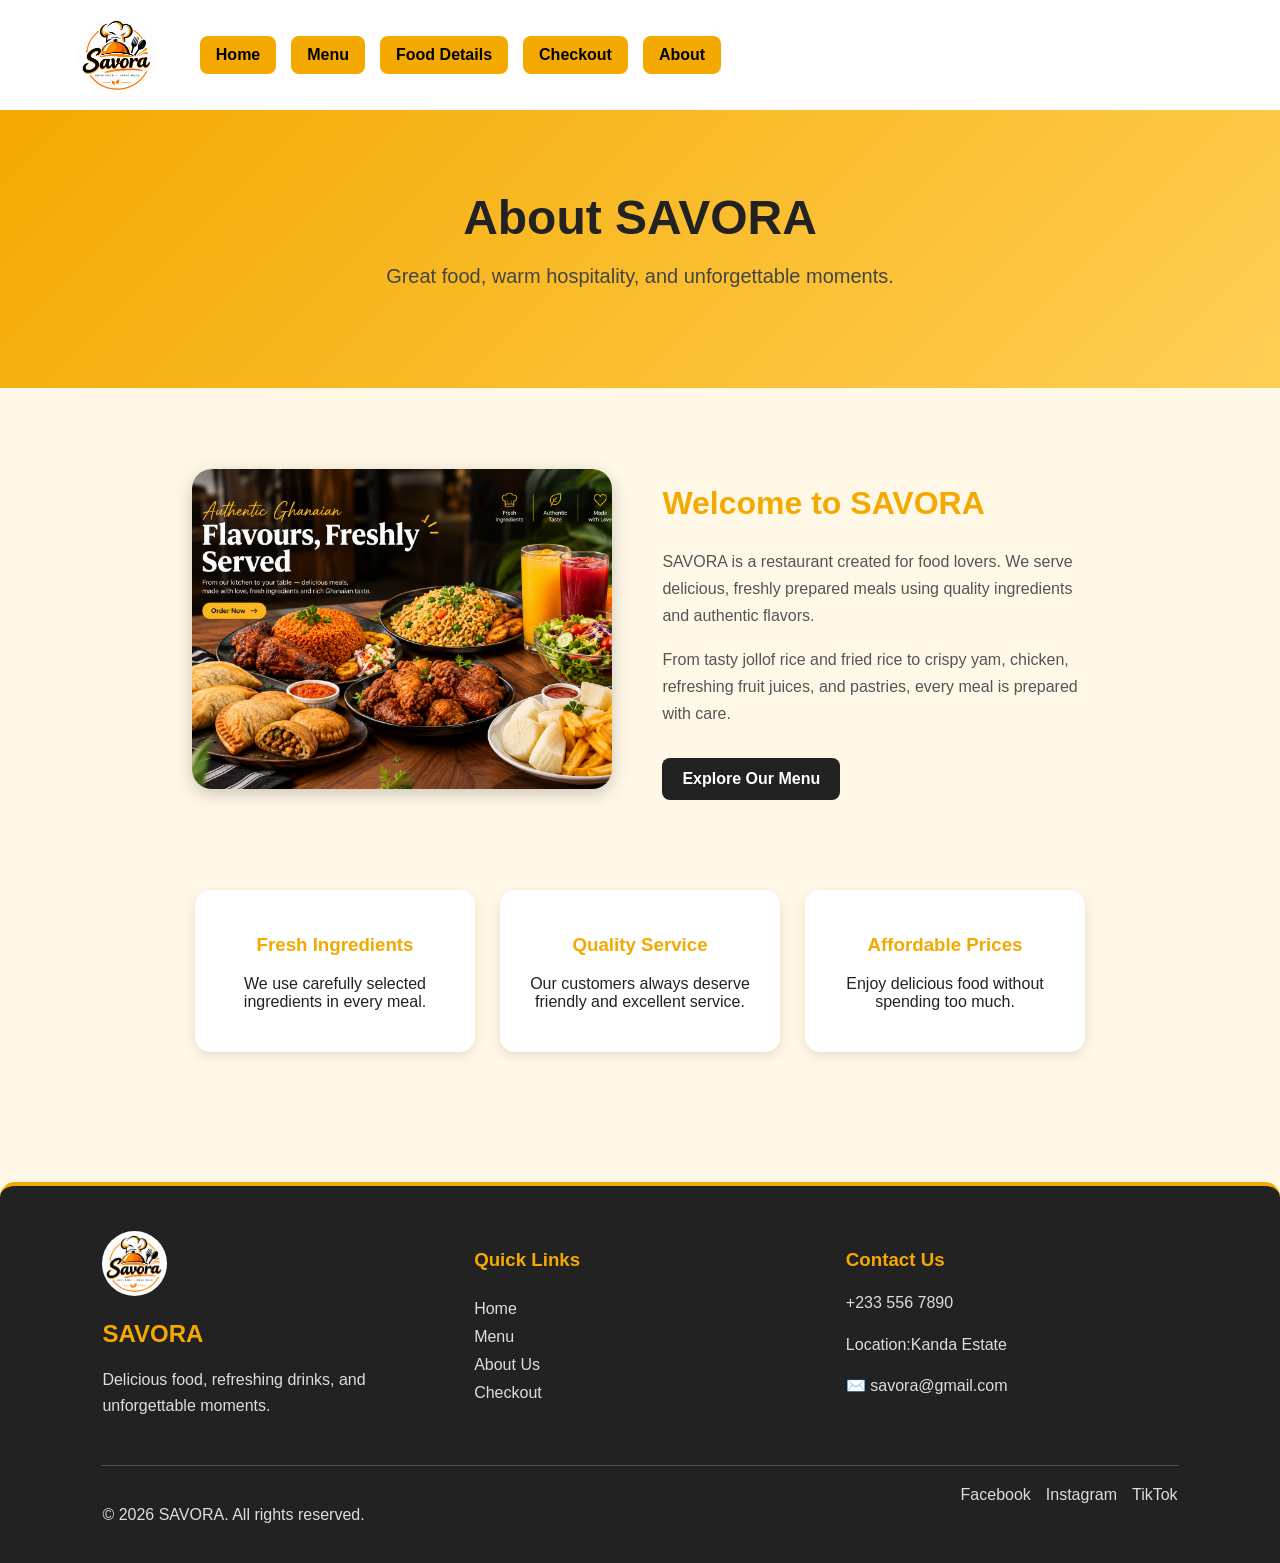
<file: pages/about.html>
<!DOCTYPE html>
<html lang="en">
<head>
    <meta charset="UTF-8">
    <meta name="viewport" content="width=device-width, initial-scale=1.0">
    <title>About Us | SAVORA</title>
    <link rel="stylesheet" href="../src/style.css">
</head>
<body>

<header class="header">
    <img src="../images/rest.logo.png" alt="SAVORA logo" class="logo">
    <button class="menu-toggle" aria-label="Open navigation">☰</button>

    <nav class="navbar">
        <a href="../index.html">Home</a>
        <a href="menu.html">Menu</a>
        <a href="fooddetails.html">Food Details</a>
        <a href="checkout.html">Checkout</a>
        <a href="about.html">About</a>
    </nav>
</header>

<main class="about-page">
    <section class="about-hero">
        <div>
            <h1>About SAVORA</h1>
            <p>Great food, warm hospitality, and unforgettable moments.</p>
        </div>
    </section>

    <section class="about-content">
        <img src="../images/foods.png" alt="Delicious SAVORA food">

        <div class="about-text">
            <h2>Welcome to SAVORA</h2>
            <p>
                SAVORA is a restaurant created for food lovers. We serve delicious,
                freshly prepared meals using quality ingredients and authentic flavors.
            </p>
            <p>
                From tasty jollof rice and fried rice to crispy yam, chicken,
                refreshing fruit juices, and pastries, every meal is prepared with care.
            </p>
            <a href="menu.html" class="about-button">Explore Our Menu</a>
        </div>
    </section>

    <section class="about-values">
        <div>
            <h3>Fresh Ingredients</h3>
            <p>We use carefully selected ingredients in every meal.</p>
        </div>

        <div>
            <h3>Quality Service</h3>
            <p>Our customers always deserve friendly and excellent service.</p>
        </div>

        <div>
            <h3>Affordable Prices</h3>
            <p>Enjoy delicious food without spending too much.</p>
        </div>
    </section>
</main>
<footer class="site-footer">
    <div class="footer-content">
        <div class="footer-brand">
            <img src="../images/rest.logo.png" alt="SAVORA logo">
            <h2>SAVORA</h2>
            <p>Delicious food, refreshing drinks, and unforgettable moments.</p>
        </div>

        <div class="footer-links">
            <h3>Quick Links</h3>
            <a href="index.html">Home</a>
            <a href="pages/menu.html">Menu</a>
            <a href="pages/about.html">About Us</a>
            <a href="pages/checkout.html">Checkout</a>
        </div>

        <div class="footer-contact">
            <h3>Contact Us</h3>
            <p> +233 556 7890</p>
            <p> Location:Kanda Estate</p>
            <p>✉️ savora@gmail.com</p>
        </div>
    </div>

    <div class="footer-bottom">
        <p>&copy; 2026 SAVORA. All rights reserved.</p>
        <div class="social-links">
            <a href="#">Facebook</a>
            <a href="#">Instagram</a>
            <a href="#">TikTok</a>
        </div>
    </div>
</footer>
    <script src="/src/script.js"></script>
</body>
</html>


<script src="../src/script.js"></script>
</body>
</html>
</file>
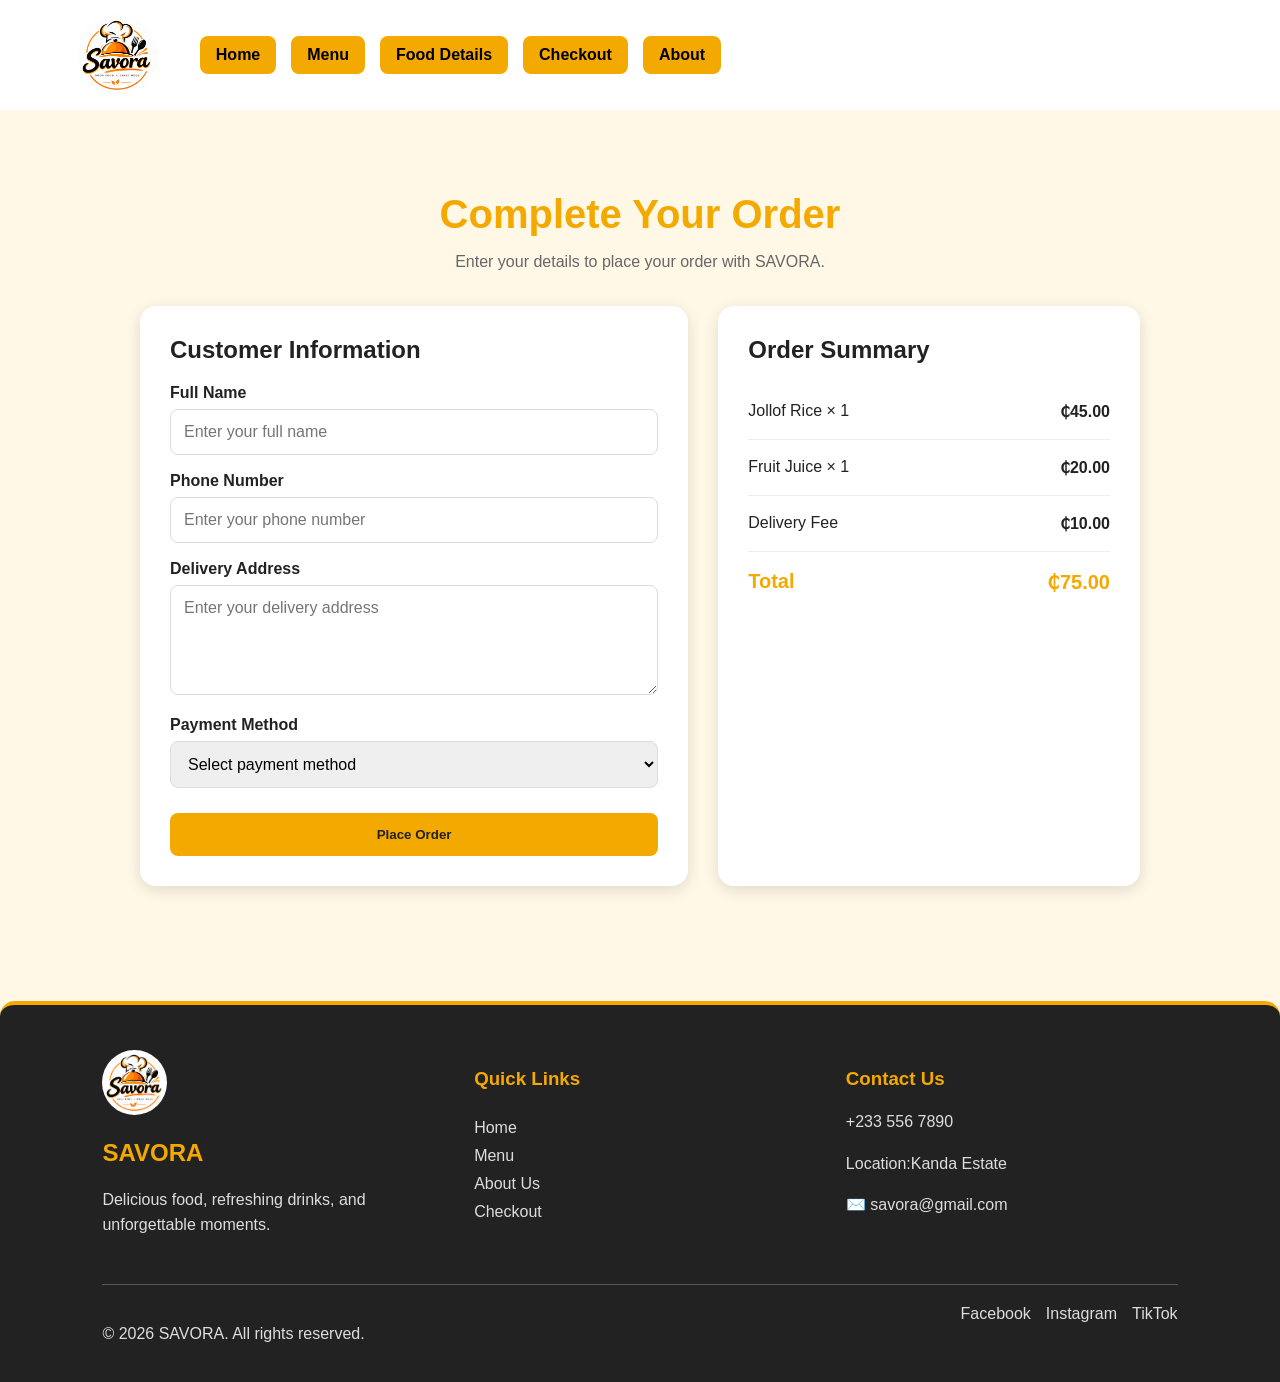
<file: pages/checkout.html>
<!DOCTYPE html>
<html lang="en">
<head>
    <meta charset="UTF-8">
    <meta name="viewport" content="width=device-width, initial-scale=1.0">
    <title>Checkout | SAVORA</title>
    <link rel="stylesheet" href="../src/style.css">
</head>
<body>
    <header class="header">
        <img src="../images/rest.logo.png" alt="SAVORA logo" class="logo">

        <button class="menu-toggle" aria-label="Open navigation">☰</button>

        <nav class="navbar">
            <a href="../index.html">Home</a>
            <a href="menu.html">Menu</a>
            <a href="fooddetails.html">Food Details</a>
            <a href="checkout.html">Checkout</a>
            <a href="about.html">About</a>
        </nav>
    </header>

    <main class="checkout-page">
        <h1>Complete Your Order</h1>
        <p class="checkout-intro">Enter your details to place your order with SAVORA.</p>

        <div class="checkout-container">
            <form class="checkout-form">
                <h2>Customer Information</h2>

                <label for="name">Full Name</label>
                <input type="text" id="name" name="name" placeholder="Enter your full name" required>

                <label for="phone">Phone Number</label>
                <input type="tel" id="phone" name="phone" placeholder="Enter your phone number" required>

                <label for="address">Delivery Address</label>
                <textarea id="address" name="address" placeholder="Enter your delivery address" required></textarea>

                <label for="payment">Payment Method</label>
                <select id="payment" name="payment" required>
                    <option value="">Select payment method</option>
                    <option value="cash">Cash on Delivery</option>
                    <option value="mobile-money">Mobile Money</option>
                    <option value="card">Card Payment</option>
                </select>

                <button type="submit" class="checkout-button">
                    Place Order
                </button>
            </form>

            <section class="order-summary">
                <h2>Order Summary</h2>

                <div class="summary-item">
                    <span>Jollof Rice × 1</span>
                    <strong>₵45.00</strong>
                </div>

                <div class="summary-item">
                    <span>Fruit Juice × 1</span>
                    <strong>₵20.00</strong>
                </div>

                <div class="summary-item">
                    <span>Delivery Fee</span>
                    <strong>₵10.00</strong>
                </div>

                <div class="summary-total">
                    <span>Total</span>
                    <strong>₵75.00</strong>
                </div>
            </section>
        </div>
    </main>

     <footer class="site-footer">
    <div class="footer-content">
        <div class="footer-brand">
            <img src="../images/rest.logo.png" alt="SAVORA logo">
            <h2>SAVORA</h2>
            <p>Delicious food, refreshing drinks, and unforgettable moments.</p>
        </div>

        <div class="footer-links">
            <h3>Quick Links</h3>
            <a href="index.html">Home</a>
            <a href="pages/menu.html">Menu</a>
            <a href="pages/about.html">About Us</a>
            <a href="pages/checkout.html">Checkout</a>
        </div>
 <div class="footer-contact">
            <h3>Contact Us</h3>
            <p> +233 556 7890</p>
            <p> Location:Kanda Estate</p>
            <p>✉️ savora@gmail.com</p>
        </div>
    </div>

    <div class="footer-bottom">
        <p>&copy; 2026 SAVORA. All rights reserved.</p>
        <div class="social-links">
            <a href="#">Facebook</a>
            <a href="#">Instagram</a>
            <a href="#">TikTok</a>
        </div>
    </div>
</footer>

    <script src="../src/script.js"></script>
</body>
</html>
</file>
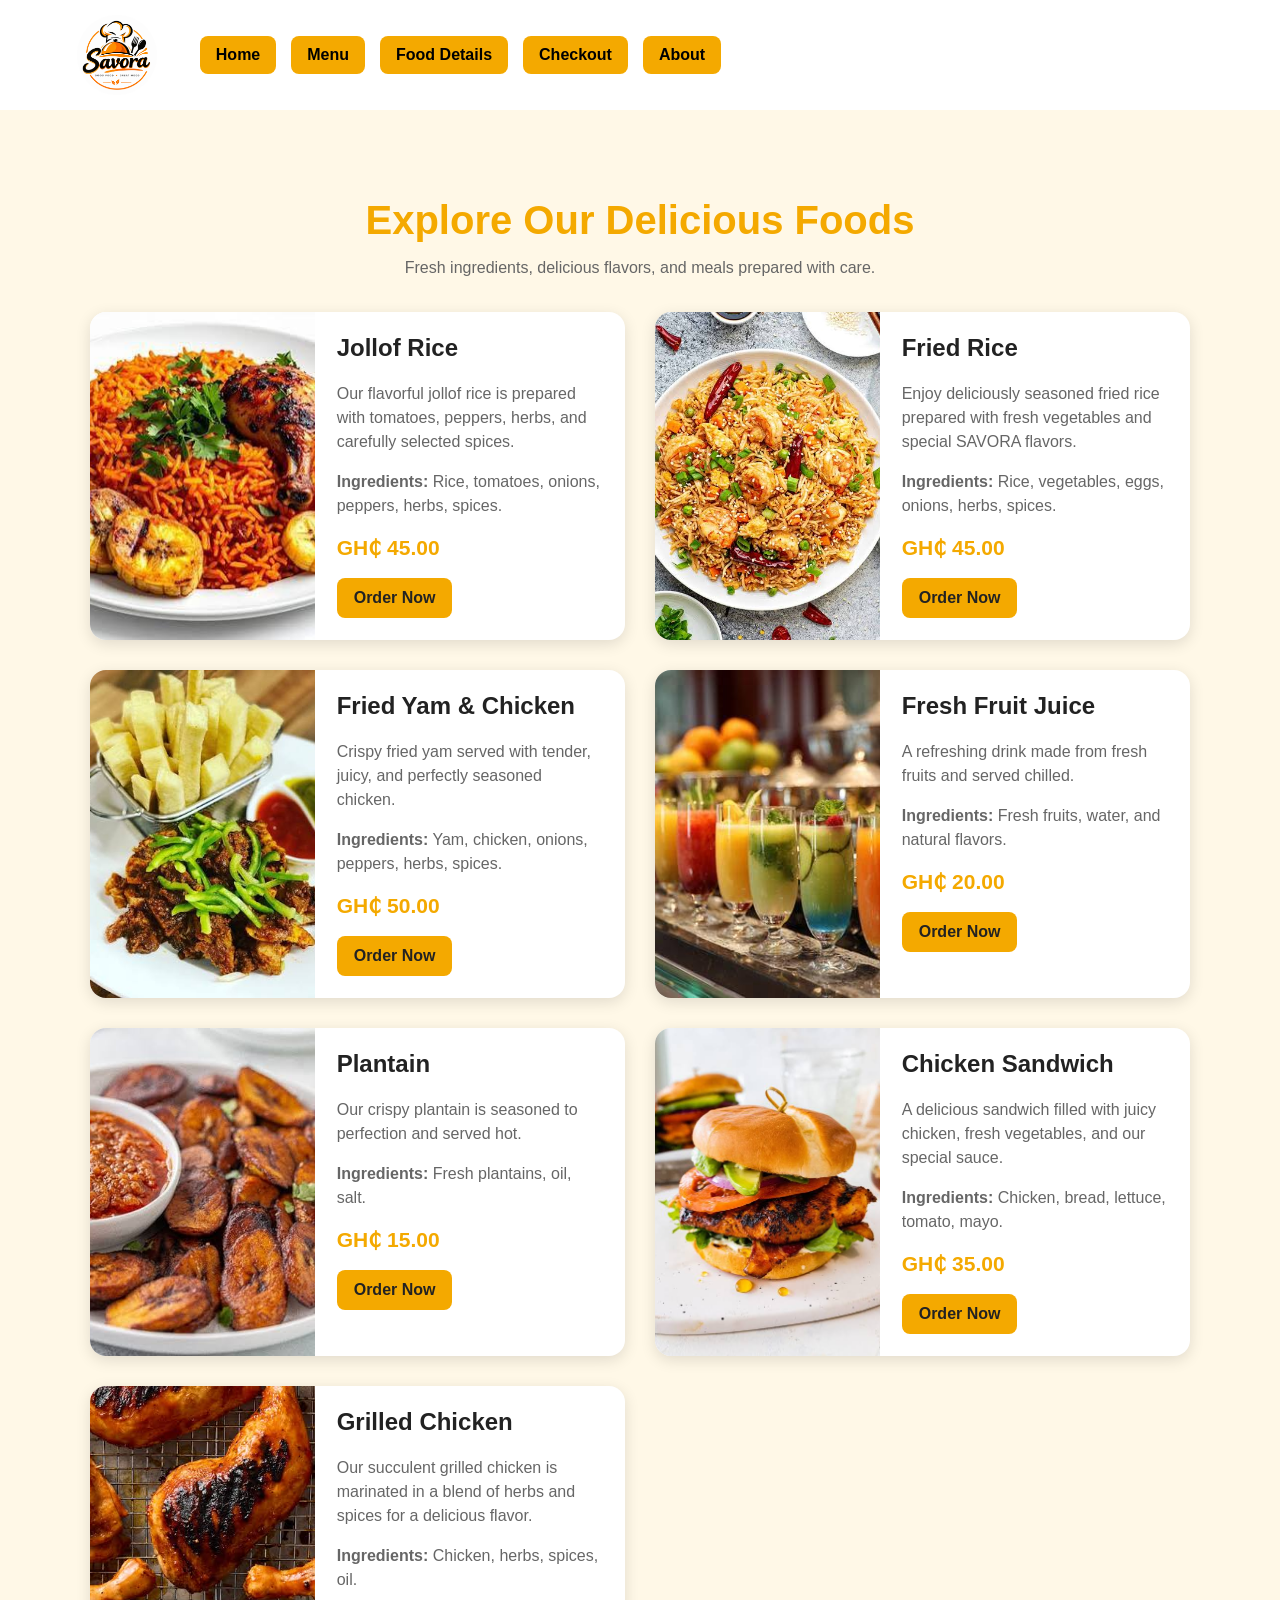
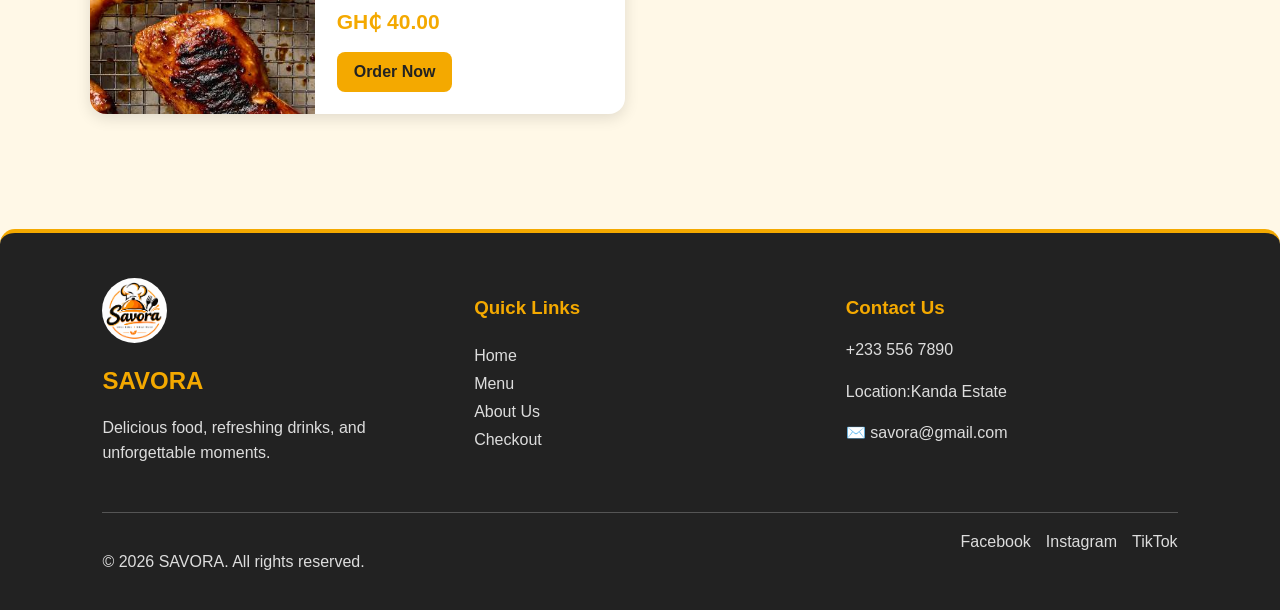
<file: pages/fooddetails.html>
<!DOCTYPE html>
<html lang="en">
<head>
    <meta charset="UTF-8">
    <meta name="viewport" content="width=device-width, initial-scale=1.0">
    <title>Food Details | SAVORA</title>
    <link rel="stylesheet" href="../src/style.css">
</head>
<body>

<header class="header">
    <img src="../images/rest.logo.png" alt="SAVORA logo" class="logo">

    <button class="menu-toggle" aria-label="Open navigation">☰</button>

    <nav class="navbar">
        <a href="../index.html">Home</a>
        <a href="menu.html">Menu</a>
        <a href="fooddetails.html">Food Details</a>
        <a href="checkout.html">Checkout</a>
        <a href="about.html">About</a>
    </nav>
</header>

<main class="details-page">
    <section class="details-heading">
        <h1>Explore Our Delicious Foods</h1>
        <p>Fresh ingredients, delicious flavors, and meals prepared with care.</p>
    </section>

    <section class="details-grid">
        <article class="details-card">
            <img src="../images/menuj1.jpg" alt="Jollof rice">
            <div class="details-info">
                <h2>Jollof Rice</h2>
                <p>Our flavorful jollof rice is prepared with tomatoes, peppers, herbs, and carefully selected spices.</p>
                <p><strong>Ingredients:</strong> Rice, tomatoes, onions, peppers, herbs, spices.</p>
                <span class="food-price">GH₵ 45.00</span>
                <a href="checkout.html" class="details-button">Order Now</a>
            </div>
        </article>

        <article class="details-card">
            <img src="../images/menufr..jpg" alt="Fried rice">
            <div class="details-info">
                <h2>Fried Rice</h2>
                <p>Enjoy deliciously seasoned fried rice prepared with fresh vegetables and special SAVORA flavors.</p>
                <p><strong>Ingredients:</strong> Rice, vegetables, eggs, onions, herbs, spices.</p>
                <span class="food-price">GH₵ 45.00</span>
                <a href="checkout.html" class="details-button">Order Now</a>
            </div>
        </article>

        <article class="details-card">
            <img src="../images/menuyam.jpg" alt="Fried yam and chicken">
            <div class="details-info">
                <h2>Fried Yam & Chicken</h2>
                <p>Crispy fried yam served with tender, juicy, and perfectly seasoned chicken.</p>
                <p><strong>Ingredients:</strong> Yam, chicken, onions, peppers, herbs, spices.</p>
                <span class="food-price">GH₵ 50.00</span>
                <a href="checkout.html" class="details-button">Order Now</a>
            </div>
        </article>

        <article class="details-card">
            <img src="../images/menujuice.jpg" alt="Fresh fruit juice">
            <div class="details-info">
                <h2>Fresh Fruit Juice</h2>
                <p>A refreshing drink made from fresh fruits and served chilled.</p>
                <p><strong>Ingredients:</strong> Fresh fruits, water, and natural flavors.</p>
                <span class="food-price">GH₵ 20.00</span>
                <a href="checkout.html" class="details-button">Order Now</a>
            </div>
        </article>
        <article class="details-card">
            <img src="../images/plantain.jpg" alt="Plantain">
            <div class="details-info">
                <h2>Plantain</h2>
                <p>Our crispy plantain is seasoned to perfection and served hot.</p>
                <p><strong>Ingredients:</strong> Fresh plantains, oil, salt.</p>
                <span class="food-price">GH₵ 15.00</span>
                <a href="checkout.html" class="details-button">Order Now</a>
            </div>
        </article>
        <article class="details-card">
            <img src="../images/menusw.jpg" alt="Chicken sandwich">
            <div class="details-info">
                <h2>Chicken Sandwich</h2>
                <p>A delicious sandwich filled with juicy chicken, fresh vegetables, and our special sauce.</p>
                <p><strong>Ingredients:</strong> Chicken, bread, lettuce, tomato, mayo.</p>
                <span class="food-price">GH₵ 35.00</span>
                <a href="checkout.html" class="details-button">Order Now</a>
            </div>
        </article>
<article class="details-card">
            <img src="../images/grilled.jpg" alt="Grilled chicken">
            <div class="details-info">
                <h2>Grilled Chicken</h2>
                <p>Our succulent grilled chicken is marinated in a blend of herbs and spices for a delicious flavor.</p>
                <p><strong>Ingredients:</strong> Chicken, herbs, spices, oil.</p>
                <span class="food-price">GH₵ 40.00</span>
                <a href="checkout.html" class="details-button">Order Now</a>
            </div>
        </article>


    </section>
</main>  
           <footer class="site-footer">
    <div class="footer-content">
        <div class="footer-brand">
            <img src="../images/rest.logo.png" alt="SAVORA logo">
            <h2>SAVORA</h2>
            <p>Delicious food, refreshing drinks, and unforgettable moments.</p>
        </div>

        <div class="footer-links">
            <h3>Quick Links</h3>
            <a href="index.html">Home</a>
            <a href="pages/menu.html">Menu</a>
            <a href="pages/about.html">About Us</a>
            <a href="pages/checkout.html">Checkout</a>
        </div>
 <div class="footer-contact">
            <h3>Contact Us</h3>
            <p> +233 556 7890</p>
            <p> Location:Kanda Estate</p>
            <p>✉️ savora@gmail.com</p>
        </div>
    </div>

    <div class="footer-bottom">
        <p>&copy; 2026 SAVORA. All rights reserved.</p>
        <div class="social-links">
            <a href="#">Facebook</a>
            <a href="#">Instagram</a>
            <a href="#">TikTok</a>
        </div>
    </div>
</footer>

<script src="../src/script.js"></script>
</body>
</html>
</file>
<file: src/style.css>
.header {
    display: flex;
    align-items: center;
    gap: 20px;

    /*Navigation container*/
}.navbar {
    display: flex;
    align-items: center;
    gap: 25px;
    text-decoration: none;
    text-decoration-color: black;
    padding: 10px 18px;
    
    
}
/*Navigation buttons/links*/
.navbar a {
    background-color: #F4A900;
    color:black;
    text-decoration: none;
    font-weight: bold;
    padding: 12px 20px;
    border-radius: 10px;
    transition: 0.3s;
}
/* When you hover over a button*/
.navbar a:hover {
    background-color: rgb(240, 225, 15);
    color: black;
}
/* The current/active page */
nav a.active {
    background-color: yellow;
    color: black;
}
.logo{
    width: 100px;
    height: 100px;
    border-radius: 50%;
    object-fit: cover;
}

.food-card {
    width: 250px;
    background-color: white;
    border-radius: 15px;
    overflow: hidden;
    box-shadow: 0 4px 12px rgba(0, 0, 0, 0.1);
    transition: transform 0.3s ease;
}

.food-card img {
    width: 100%;
    height: 220px;
    object-fit: cover;
    display: block;
}

food-card h3 {
    text-align: center;
    color: black;
    padding: 10px;
    background-color: #F4A900;
}
/* Hover Effect */
.food-card:hover {
    transform: translateY(-8px);
    box-shadow: 0 8px 20px rgba(0, 0, 0, 0.25);
}
.food-container {
    display: flex;
    gap: 20px;
}

.hero {
    display: flex;
    align-items: center;
    justify-content: space-between;
    padding: 60px 80px;
    gap: 50px;
}

.hero-text{
    max-width: 500px;
}

.hero-text h2 {
    font-size: 48px;
    line-height: 1.6;
    color: orange;
    margin-bottom: 30px;
}
/* getting image rounded and styled */
.hero-image {
    width: 400px;
    height: 400px;
    border-radius: 50%;
    overflow: hidden;
    border: 8px solid #F4A900;
    box-shadow: 0 8px 25px rgba(0, 0, 0, 0.2);
    
}
.hero-text h3{
     font-size: 24px;
    line-height: 1.6;
    color: #555;
    margin-bottom: 30px;
}

.hero-image img {
    width: 100%;
    height: 100%;
    object-fit: cover;
}

.order-btn{
    display: inline-block;
    background-color: #F4A900;
    color: black;
    text-decoration: none;
    font-weight: bold;
    padding: 14px 25px;
    border-radius: 8px;
    transition: 0.3s;
}

.order-btn :hover{
    background-color: black;
    color: white;
}

/* Order by category section styling */
.categories{
    padding: 50px 8%;
    text-align: center;

}
.categories h3 {
    font-size: 32px;
    margin-bottom: 30px;
}

.category-container{
    display:flex;
    gap: 20px;
    justify-content: center;
    flex-wrap: wrap;
}

.category-card {
width: 250px;
padding: 25px;
border-radius: 15px;
background: white;
box-shadow: 0 4px 15px rgba(0, 0, 0, 0.1);
}

.category-card h3{
    margin-bottom: 10px 0;

}
.category-card a{
    display: inline-block;
    padding: 10px 18px;
    background: #222;
    color: white;
    text-decoration: none;
    border-radius: 8px;
}

.category-card:hover{
    display: inline-block;
    padding: 10px 18px;
    background: #F4A900;
    color: black;

}

.category-card img{
    width: 100%;
    height: 100px;
    object-fit: contain;
    border-radius: 50%;
    display: block;
    margin:auto;
}




/* Menu page styling */

* {
    box-sizing: border-box;
}

body {
    margin: 0;
    font-family: Arial, sans-serif;
    background: #fff8e7;
    color: #222;
}

.header {
    display: flex;
    align-items: center;
    gap: 25px;
    padding: 15px 6%;
    background: white;
}

.logo {
    width: 80px;
    height: 80px;
    border-radius: 50%;
    object-fit: cover;
}

.navbar {
    display: flex;
    gap: 15px;
    flex-wrap: wrap;
}

.navbar a {
    padding: 10px 16px;
    border-radius: 8px;
    background: #f4a900;
    color: black;
    text-decoration: none;
    font-weight: bold;
}

.navbar a:hover,
.order-btn:hover {
    background: #222;
    color: white;
}

.menu-section {
    padding: 45px 6%;
    text-align: center;
}

.menu-section h1 {
    color: #f4a900;
    font-size: 40px;
    margin-bottom: 10px;
}

.food-container {
    display: flex;
    justify-content: center;
    gap: 25px;
    flex-wrap: wrap;
    margin-top: 30px;
}

.food-card {
    width: 250px;
    padding-bottom: 20px;
    background: white;
    border-radius: 15px;
    overflow: hidden;
    box-shadow: 0 4px 12px rgba(0, 0, 0, 0.15);
    transition: transform 0.3s;
}

.food-card:hover {
    transform: translateY(-8px);
}

.food-card img {
    width: 100%;
    height: 200px;
    object-fit: cover;
}

.food-card h2 {
    margin: 15px 0 8px;
}

.food-card p {
    padding: 0 12px;
    color: #666;
}

.order-btn {
    border: none;
    padding: 11px 18px;
    border-radius: 8px;
    background: #f4a900;
    color: black;
    font-weight: bold;
    cursor: pointer;
}


/* Responsive Design */
.menu-toggle {
    display: none;
    border: none;
    background: #f4a900;
    color: #222;
    font-size: 28px;
    padding: 8px 14px;
    border-radius: 8px;
    cursor: pointer;
}

@media (max-width: 900px) {
    .header {
        justify-content: space-between;
        padding: 15px 5%;
    }

    .menu-toggle {
        display: block;
    }

    .navbar {
        display: none;
        width: 100%;
        flex-direction: column;
        gap: 8px;
    }

    .navbar.active {
        display: flex;
    }

    .navbar a {
        width: 100%;
        text-align: center;
    }

    .header {
        flex-wrap: wrap;
    }

    .hero {
        flex-direction: column;
        padding: 40px 5%;
        text-align: center;
    }

    .hero-image {
        width: 300px;
        height: 300px;
    }

    .food-container,
    .category-container {
        flex-wrap: wrap;
        justify-content: center;
    }
}

@media (max-width: 600px) {
    .logo {
        width: 70px;
        height: 70px;
    }

    .hero-image {
        width: 230px;
        height: 230px;
    }

    .hero-text h2 {
        font-size: 30px;
    }

    .food-container {
        flex-direction: column;
        align-items: center;
    }

    .food-card,
    .category-card {
        width: 90%;
        max-width: 320px;
    }
}
/* Footer styling */
.site-footer {
    margin-top: 60px;
    padding: 45px 8% 20px;
    background: #222;
    color: white;
    border-top: 4px solid #f4a900;
    border-radius: 15px 15px 0 0;
}

.footer-content {
    display: flex;
    justify-content: space-between;
    gap: 40px;
    flex-wrap: wrap;
}

.footer-brand,
.footer-links,
.footer-contact {
    flex: 1;
    min-width: 210px;
}

.footer-brand img {
    width: 65px;
    height: 65px;
    border-radius: 50%;
    object-fit: cover;
}

.site-footer h2,
.site-footer h3 {
    color: #f4a900;
}

.site-footer p {
    color: #ddd;
    line-height: 1.6;
}

.footer-links {
    display: flex;
    flex-direction: column;
    gap: 10px;
}

.footer-links a,
.social-links a {
    color: #ddd;
    text-decoration: none;
}

.footer-links a:hover,
.social-links a:hover {
    color: #f4a900;
}

.footer-bottom {
    display: flex;
    justify-content: space-between;
    gap: 20px;
    flex-wrap: wrap;
    border-top: 1px solid #555;
    margin-top: 30px;
    padding-top: 20px;
}

.social-links {
    display: flex;
    gap: 15px;
}

@media (max-width: 600px) {
    .site-footer {
        text-align: center;
    }

    .footer-links {
        align-items: center;
    }

    .footer-bottom {
        justify-content: center;
    }
}



/* About Page */
.about-page {
    background: #fff8e7;
}

.about-hero {
    padding: 80px 8%;
    text-align: center;
    background: linear-gradient(135deg, #f4a900, #ffcf55);
}

.about-hero h1 {
    margin: 0;
    font-size: 48px;
    color: #222;
}

.about-hero p {
    font-size: 20px;
    color: #444;
}

.about-content {
    display: flex;
    align-items: center;
    gap: 50px;
    max-width: 1100px;
    margin: auto;
    padding: 70px 8%;
}

.about-content img {
    width: 420px;
    height: 320px;
    object-fit: cover;
    border-radius: 20px;
    box-shadow: 0 5px 18px rgba(0, 0, 0, .2);
}

.about-text {
    flex: 1;
}

.about-text h2 {
    color: #f4a900;
    font-size: 32px;
}

.about-text p {
    line-height: 1.7;
    color: #555;
}

.about-button {
    display: inline-block;
    margin-top: 15px;
    padding: 12px 20px;
    background: #222;
    color: white;
    border-radius: 8px;
    text-decoration: none;
    font-weight: bold;
}

.about-button:hover {
    background: #f4a900;
    color: #222;
}

.about-values {
    display: flex;
    justify-content: center;
    gap: 25px;
    padding: 20px 8% 70px;
    text-align: center;
}

.about-values div {
    max-width: 280px;
    padding: 25px;
    background: white;
    border-radius: 15px;
    box-shadow: 0 4px 12px rgba(0, 0, 0, .1);
}

.about-values h3 {
    color: #f4a900;
}

@media (max-width: 700px) {
    .about-hero h1 {
        font-size: 34px;
    }

    .about-content {
        flex-direction: column;
        text-align: center;
    }

    .about-content img {
        width: 100%;
        height: 240px;
    }

    .about-values {
        flex-direction: column;
        align-items: center;
    }
}
.details-page {
    padding: 55px 7%;
    background: #fff8e7;
}

.details-heading {
    margin-bottom: 35px;
    text-align: center;
}

.details-heading h1 {
    color: #f4a900;
    font-size: 40px;
    margin-bottom: 10px;
}

.details-heading p {
    color: #666;
}

.details-grid {
    display: grid;
    grid-template-columns: repeat(2, minmax(280px, 1fr));
    gap: 30px;
    max-width: 1100px;
    margin: auto;
}

.details-card {
    display: flex;
    background: white;
    border-radius: 16px;
    overflow: hidden;
    box-shadow: 0 4px 15px rgba(0, 0, 0, 0.12);
}

.details-card img {
    width: 42%;
    min-height: 280px;
    object-fit: cover;
}

.details-info {
    padding: 22px;
}

.details-info h2 {
    margin-top: 0;
    color: #222;
}

.details-info p {
    color: #666;
    line-height: 1.5;
}

.food-price {
    display: block;
    margin: 18px 0;
    color: #f4a900;
    font-size: 21px;
    font-weight: bold;
}

.details-button {
    display: inline-block;
    padding: 11px 17px;
    border-radius: 8px;
    background: #f4a900;
    color: #222;
    text-decoration: none;
    font-weight: bold;
}

.details-button:hover {
    background: #222;
    color: white;
}

@media (max-width: 800px) {
    .details-grid {
        grid-template-columns: 1fr;
    }
}

@media (max-width: 550px) {
    .details-card {
        display: block;
    }

    .details-card img {
        width: 100%;
        height: 220px;
    }

    .details-heading h1 {
        font-size: 30px;
    }
}
/* Checkout Page Styles */
.checkout-page {
    min-height: 70vh;
    padding: 55px 7%;
    background: #fff8e7;
}

.checkout-page h1 {
    margin-bottom: 8px;
    text-align: center;
    color: #f4a900;
    font-size: 40px;
}

.checkout-intro {
    margin-bottom: 35px;
    text-align: center;
    color: #666;
}

.checkout-container {
    display: grid;
    grid-template-columns: 1.3fr 1fr;
    gap: 30px;
    max-width: 1000px;
    margin: auto;
}

.checkout-form,
.order-summary {
    padding: 30px;
    background: white;
    border-radius: 16px;
    box-shadow: 0 4px 15px rgba(0, 0, 0, 0.12);
}

.checkout-form h2,
.order-summary h2 {
    margin-top: 0;
    color: #222;
}

.checkout-form label {
    display: block;
    margin: 17px 0 7px;
    font-weight: bold;
}

.checkout-form input,
.checkout-form textarea,
.checkout-form select {
    width: 100%;
    padding: 13px;
    border: 1px solid #ddd;
    border-radius: 8px;
    font: inherit;
}

.checkout-form textarea {
    height: 110px;
    resize: vertical;
}

.checkout-button {
    width: 100%;
    margin-top: 25px;
    padding: 14px;
    border: none;
    border-radius: 8px;
    background: #f4a900;
    color: #222;
    font-weight: bold;
    cursor: pointer;
}

.checkout-button:hover {
    background: #222;
    color: white;
}

.summary-item,
.summary-total {
    display: flex;
    justify-content: space-between;
    gap: 15px;
    padding: 18px 0;
    border-bottom: 1px solid #eee;
}

.summary-total {
    border-bottom: none;
    color: #f4a900;
    font-size: 20px;
    font-weight: bold;
}

@media (max-width: 750px) {
    .checkout-container {
        grid-template-columns: 1fr;
    }

    .checkout-page h1 {
        font-size: 32px;
    }
}
</file>
